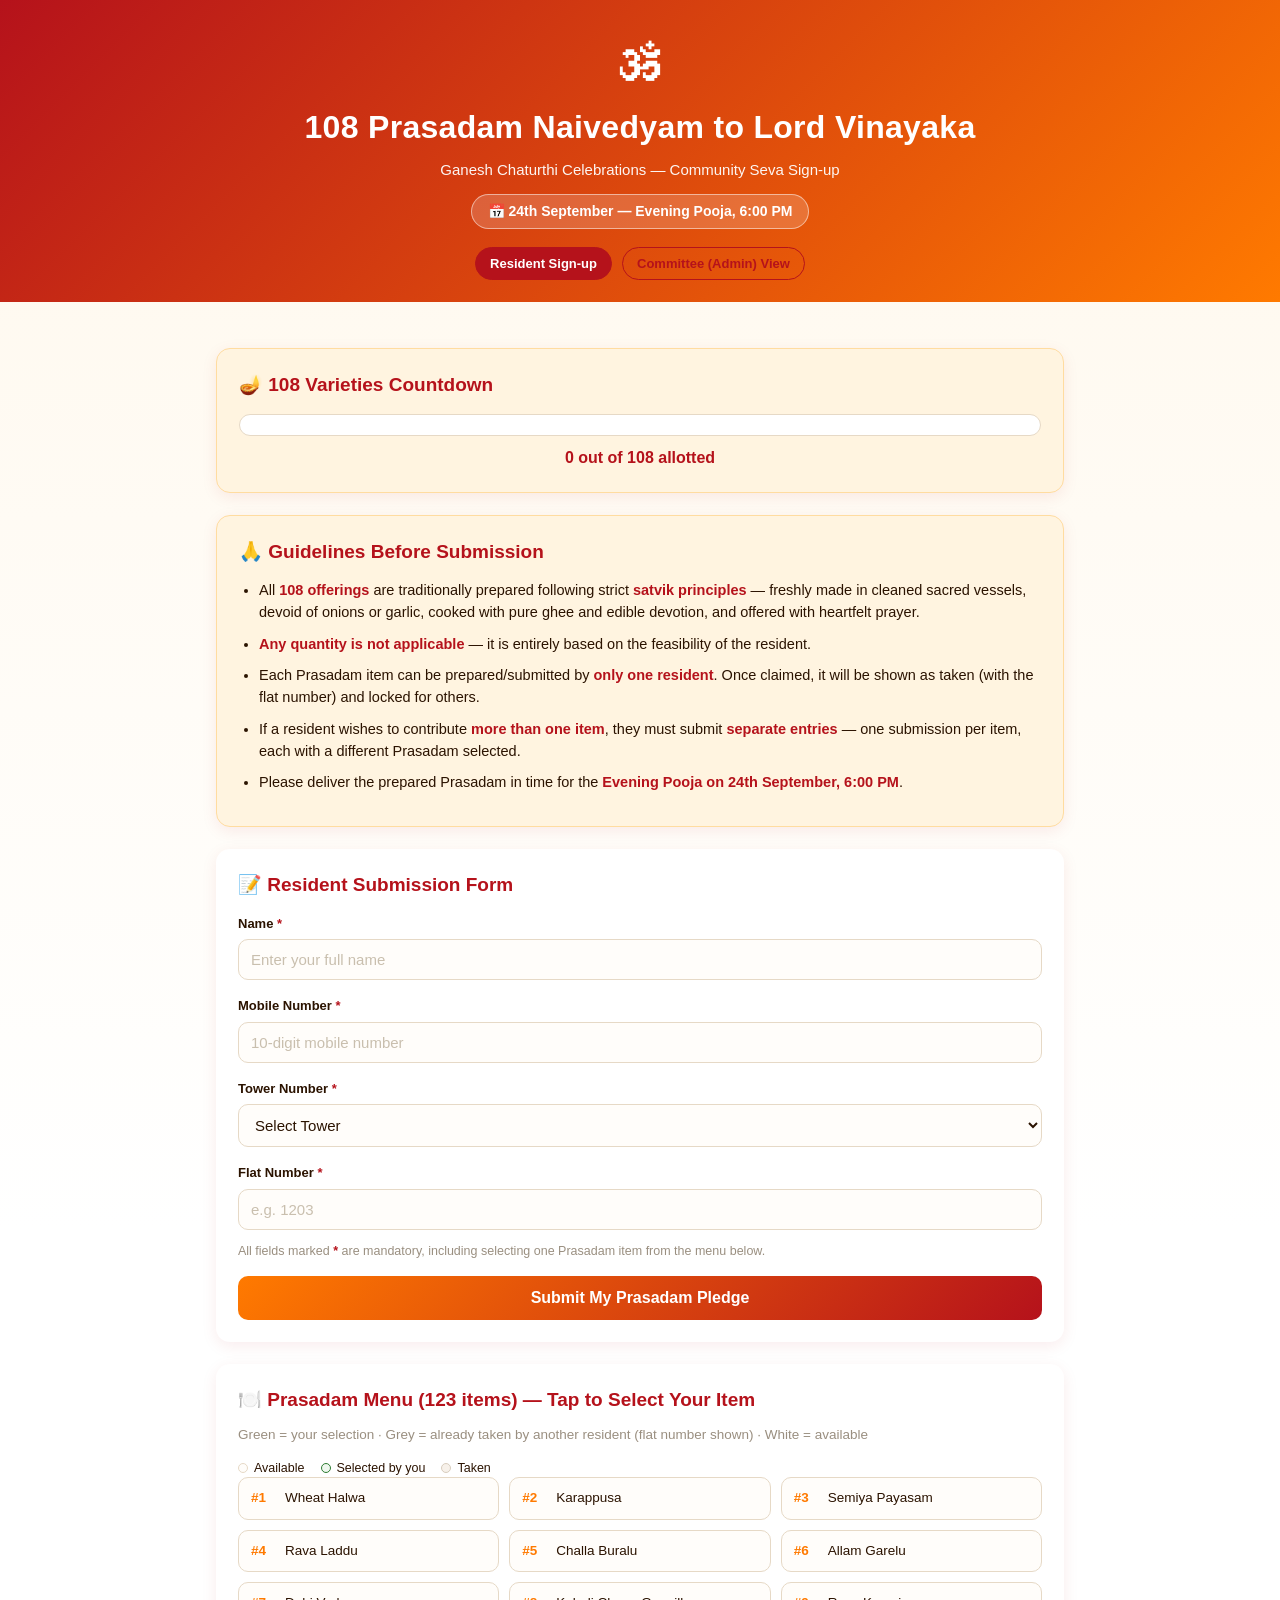
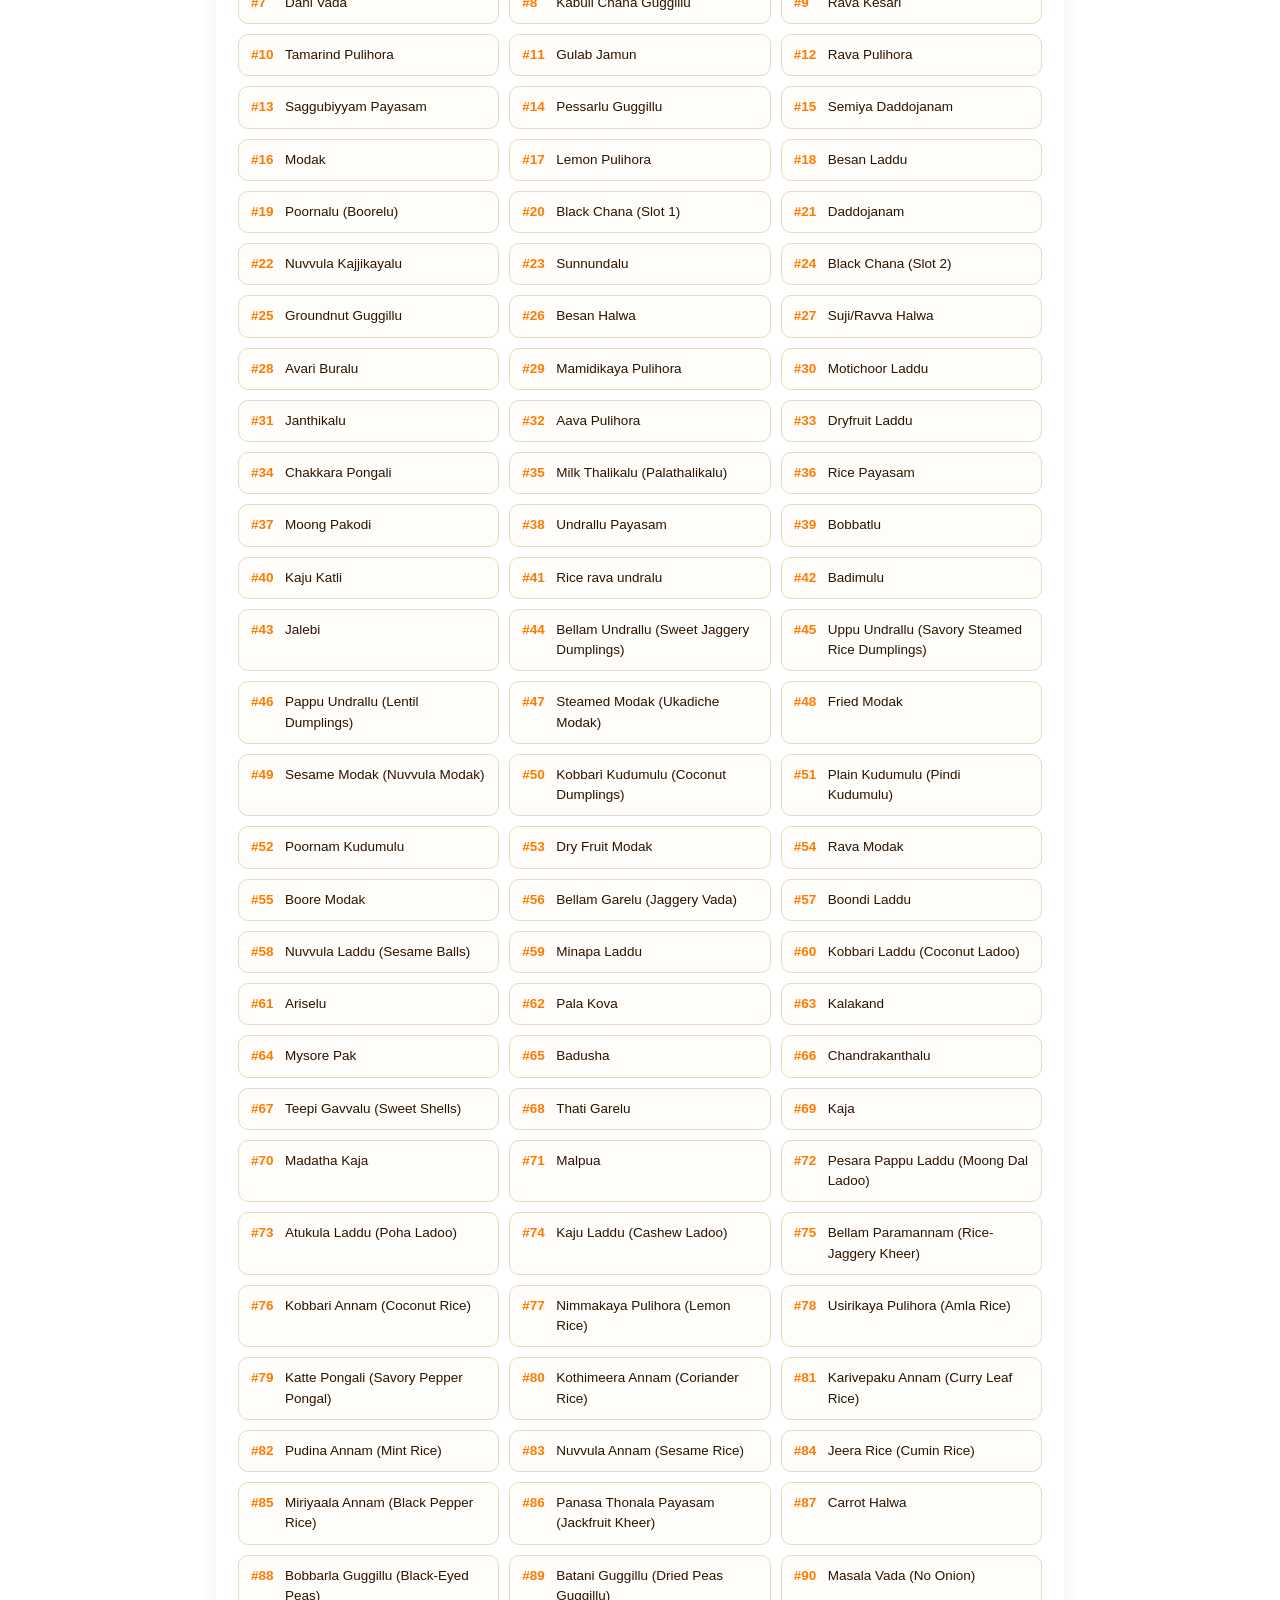
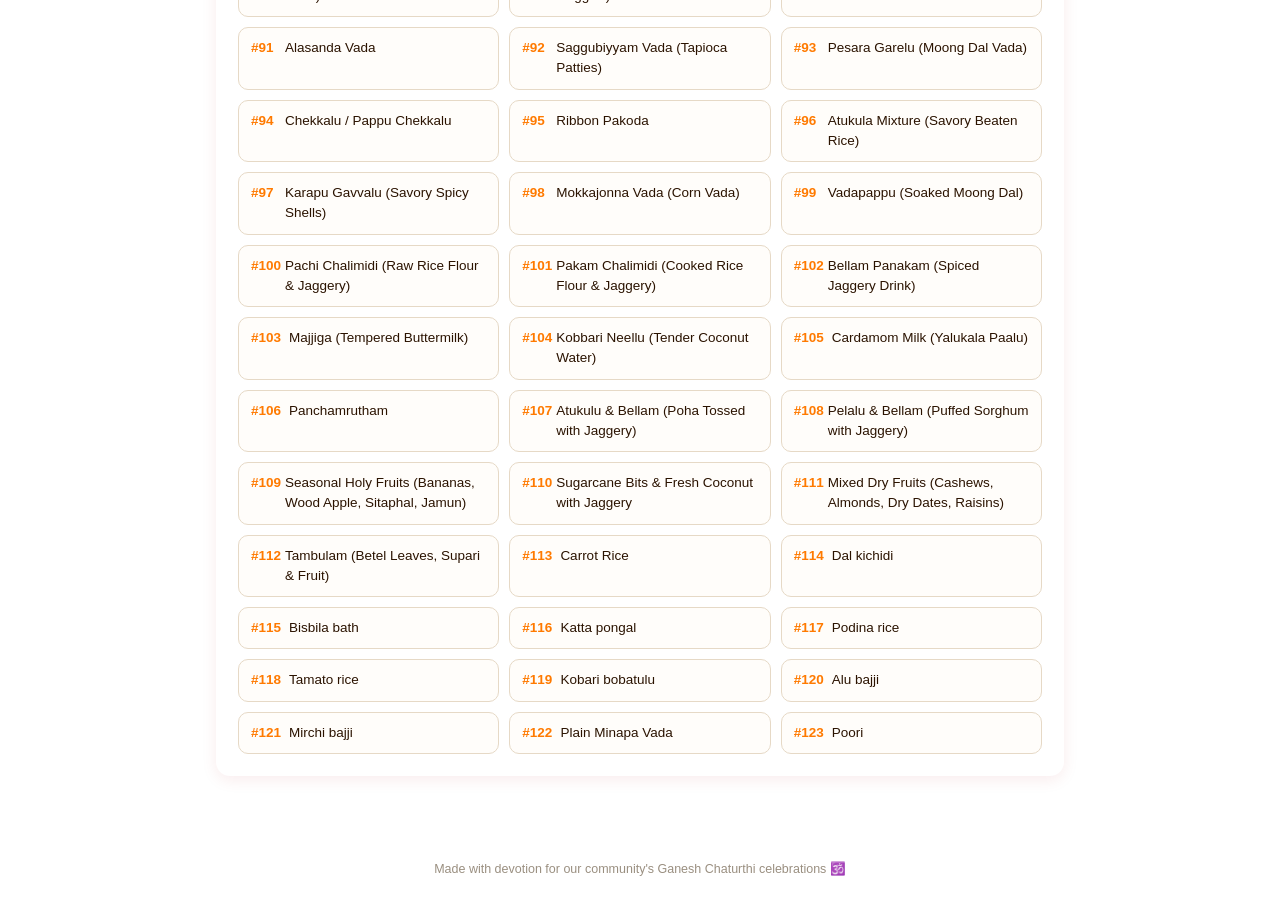
<file: index.html>
<!DOCTYPE html>
<html lang="en">
<head>
<meta charset="UTF-8" />
<meta name="viewport" content="width=device-width, initial-scale=1.0" />
<title>108 Prasadam Naivedyam to Lord Vinayaka</title>
<link rel="stylesheet" href="assets/style.css" />
</head>
<body>

<div class="top-banner">
  <h1>108 Prasadam Naivedyam to Lord Vinayaka</h1>
  <p>Ganesh Chaturthi Celebrations &mdash; Community Seva Sign-up</p>
  <div class="event-date">📅 24th September &mdash; Evening Pooja, 6:00 PM</div>
  <div class="nav-links">
    <a href="index.html" class="active">Resident Sign-up</a>
    <a href="admin.html">Committee (Admin) View</a>
  </div>
</div>

<div class="container">

  <div class="card countdown-card">
    <h2>🪔 108 Varieties Countdown</h2>
    <div class="countdown-bar-track">
      <div class="countdown-bar-fill" id="countdownBarFill"></div>
    </div>
    <div class="countdown-label" id="countdownCount">0 out of 108 allotted</div>
  </div>

  <div class="card guidelines">
    <h2>🙏 Guidelines Before Submission</h2>
    <ul>
      <li>All <span class="highlight">108 offerings</span> are traditionally prepared following strict <span class="highlight">satvik principles</span> — freshly made in cleaned sacred vessels, devoid of onions or garlic, cooked with pure ghee and edible devotion, and offered with heartfelt prayer.</li>
      <li><span class="highlight">Any quantity is not applicable</span> — it is entirely based on the feasibility of the resident.</li>
      <li>Each Prasadam item can be prepared/submitted by <span class="highlight">only one resident</span>. Once claimed, it will be shown as taken (with the flat number) and locked for others.</li>
      <li>If a resident wishes to contribute <span class="highlight">more than one item</span>, they must submit <span class="highlight">separate entries</span> — one submission per item, each with a different Prasadam selected.</li>
      <li>Please deliver the prepared Prasadam in time for the <span class="highlight">Evening Pooja on 24th September, 6:00 PM</span>.</li>
    </ul>
  </div>

  <div class="card">
    <h2>📝 Resident Submission Form</h2>
    <div id="selectedBanner" class="selected-item-banner"></div>
    <form id="submissionForm">
      <div class="field">
        <label for="name">Name <span class="required-star">*</span></label>
        <input type="text" id="name" name="name" placeholder="Enter your full name" required />
      </div>
      <div class="field">
        <label for="mobile">Mobile Number <span class="required-star">*</span></label>
        <input type="tel" id="mobile" name="mobile" placeholder="10-digit mobile number" maxlength="10" required />
      </div>
      <div class="field">
        <label for="tower">Tower Number <span class="required-star">*</span></label>
        <select id="tower" name="tower" required>
          <option value="" disabled selected>Select Tower</option>
          <option value="T1">T1</option>
          <option value="T2">T2</option>
          <option value="T3">T3</option>
          <option value="T4">T4</option>
          <option value="T5">T5</option>
        </select>
      </div>
      <div class="field">
        <label for="flat">Flat Number <span class="required-star">*</span></label>
        <input type="text" id="flat" name="flat" placeholder="e.g. 1203" required />
      </div>
      <p class="required-note">All fields marked <span class="required-star">*</span> are mandatory, including selecting one Prasadam item from the menu below.</p>
      <button type="submit" class="submit-btn" id="submitBtn">Submit My Prasadam Pledge</button>
      <div id="statusMsg" class="status-msg"></div>
    </form>
  </div>

  <div class="card">
    <h2 id="menuHeading">🍽️ Prasadam Menu &mdash; Tap to Select Your Item</h2>
    <p style="font-size:13.5px;color:var(--muted);margin-top:-4px;">
      Green = your selection · Grey = already taken by another resident (flat number shown) · White = available
    </p>
    <div class="legend">
      <span><span class="dot available"></span>Available</span>
      <span><span class="dot selected"></span>Selected by you</span>
      <span><span class="dot taken"></span>Taken</span>
    </div>
    <div id="menuContainer"></div>
  </div>

</div>

<footer>Made with devotion for our community's Ganesh Chaturthi celebrations 🕉️</footer>

<script src="assets/prasadam-data.js"></script>
<script src="assets/config.js"></script>
<script src="assets/app.js"></script>
</body>
</html>
</file>
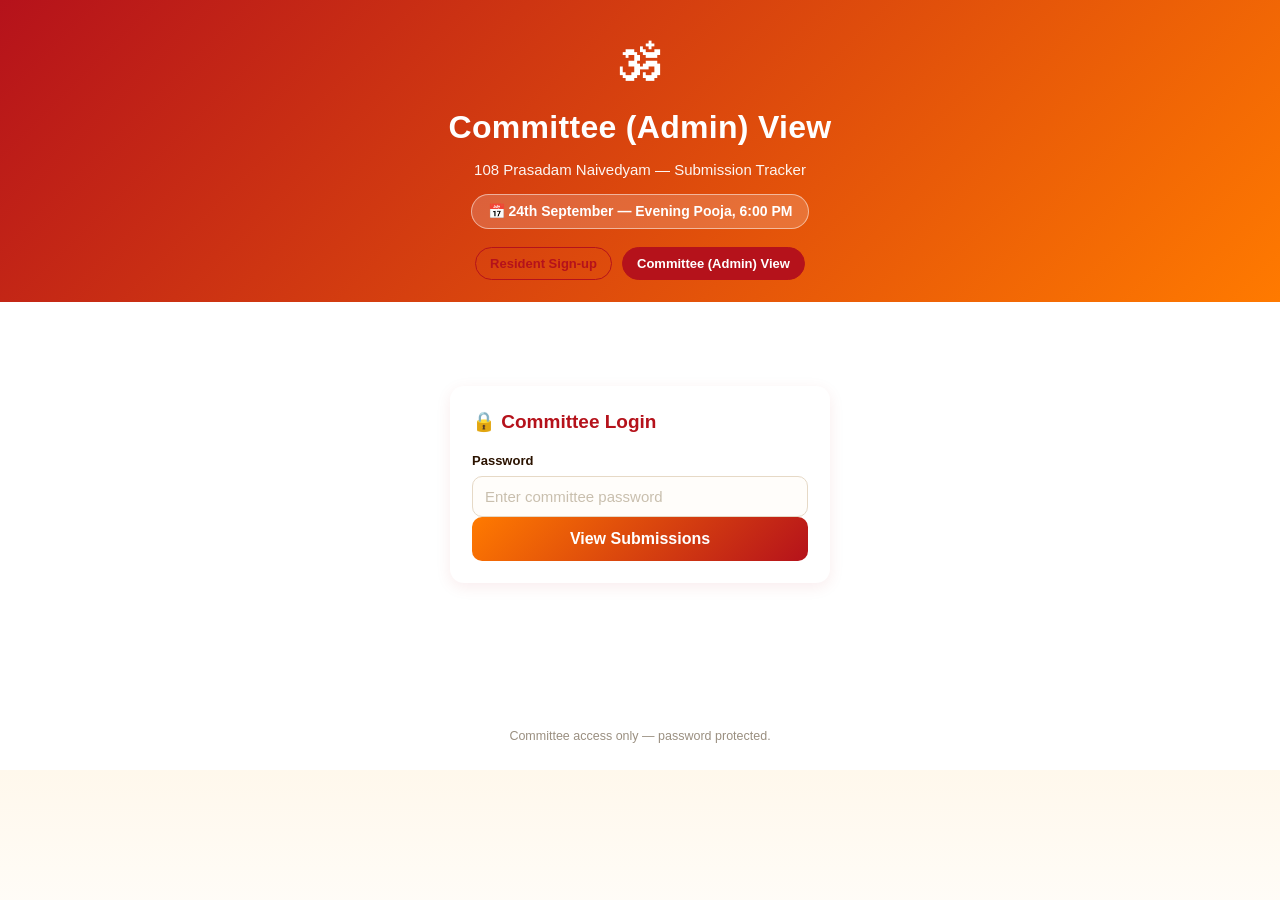
<file: admin.html>
<!DOCTYPE html>
<html lang="en">
<head>
<meta charset="UTF-8" />
<meta name="viewport" content="width=device-width, initial-scale=1.0" />
<title>Committee (Admin) View &mdash; 108 Prasadam Naivedyam</title>
<link rel="stylesheet" href="assets/style.css" />
</head>
<body>

<div class="top-banner">
  <h1>Committee (Admin) View</h1>
  <p>108 Prasadam Naivedyam &mdash; Submission Tracker</p>
  <div class="event-date">📅 24th September &mdash; Evening Pooja, 6:00 PM</div>
  <div class="nav-links">
    <a href="index.html">Resident Sign-up</a>
    <a href="admin.html" class="active">Committee (Admin) View</a>
  </div>
</div>

<div class="container">

  <div id="loginCard" class="card admin-login">
    <h2>🔒 Committee Login</h2>
    <div class="field">
      <label for="adminPassword">Password</label>
      <input type="text" id="adminPassword" placeholder="Enter committee password" />
    </div>
    <button class="submit-btn" id="loginBtn">View Submissions</button>
    <div id="loginStatus" class="status-msg"></div>
  </div>

  <div id="dashboard" class="card" style="display:none;">
    <h2>📊 Submission Dashboard</h2>
    <button class="refresh-btn" id="refreshBtn">↻ Refresh Data</button>
    <div class="stat-row">
      <div class="stat-box"><div class="num" id="statSubmitted">0</div><div class="label">Items Submitted</div></div>
      <div class="stat-box"><div class="num" id="statRemaining">108</div><div class="label">Items Remaining</div></div>
      <div class="stat-box"><div class="num" id="statResidents">0</div><div class="label">Residents Participated</div></div>
    </div>
    <input type="text" id="searchBox" class="search-box" placeholder="Search by name, mobile, tower, flat or item..." style="width:100%;padding:10px 12px;border:1.5px solid #e6d9c6;border-radius:10px;font-size:14px;" />
    <div class="admin-table-wrap">
      <table class="admin-table" id="adminTable">
        <thead>
          <tr>
            <th>#</th><th>Timestamp</th><th>Name</th><th>Mobile</th><th>Tower</th><th>Flat</th><th>Item #</th><th>Prasadam</th>
          </tr>
        </thead>
        <tbody id="adminTableBody"></tbody>
      </table>
    </div>
  </div>

</div>

<footer>Committee access only &mdash; password protected.</footer>

<script src="assets/config.js"></script>
<script src="assets/admin.js"></script>
</body>
</html>
</file>
<file: assets/style.css>
:root {
  --saffron: #ff7a00;
  --deep-red: #b5121b;
  --gold: #d4a017;
  --cream: #fff8ec;
  --ink: #2b1300;
  --muted: #9a8f80;
  --green: #2e7d32;
  --card: #ffffff;
  --radius: 14px;
  --shadow: 0 4px 16px rgba(181, 18, 27, 0.08);
}

* { box-sizing: border-box; }

body {
  margin: 0;
  font-family: "Segoe UI", "Helvetica Neue", Arial, sans-serif;
  background: linear-gradient(180deg, var(--cream) 0%, #fff 30%);
  color: var(--ink);
  line-height: 1.5;
}

.top-banner {
  background: linear-gradient(135deg, var(--deep-red), var(--saffron));
  color: #fff;
  text-align: center;
  padding: 28px 16px 22px;
  position: relative;
  overflow: hidden;
}
.top-banner::before {
  content: "🕉";
  font-size: 46px;
  display: block;
  margin-bottom: 6px;
}
.top-banner h1 {
  margin: 0;
  font-size: clamp(20px, 4vw, 32px);
  font-weight: 700;
  letter-spacing: 0.3px;
}
.top-banner p {
  margin: 8px 0 0;
  font-size: 15px;
  opacity: 0.95;
}
.top-banner .event-date {
  display: inline-block;
  margin-top: 12px;
  background: rgba(255,255,255,0.18);
  border: 1px solid rgba(255,255,255,0.5);
  padding: 6px 16px;
  border-radius: 999px;
  font-size: 14px;
  font-weight: 600;
}

.container {
  max-width: 880px;
  margin: 0 auto;
  padding: 24px 16px 60px;
}

.nav-links {
  display: flex;
  justify-content: center;
  gap: 10px;
  margin: 18px 0 0;
}
.nav-links a {
  text-decoration: none;
  color: var(--deep-red);
  font-weight: 600;
  font-size: 13px;
  border: 1px solid var(--deep-red);
  padding: 6px 14px;
  border-radius: 999px;
  transition: 0.2s;
}
.nav-links a:hover, .nav-links a.active {
  background: var(--deep-red);
  color: #fff;
}

.card {
  background: var(--card);
  border-radius: var(--radius);
  box-shadow: var(--shadow);
  padding: 22px;
  margin-top: 22px;
}

.card h2 {
  margin: 0 0 14px;
  font-size: 19px;
  color: var(--deep-red);
  display: flex;
  align-items: center;
  gap: 8px;
}

.guidelines {
  background: #fff4e0;
  border: 1px solid #ffdca0;
}
.guidelines ul {
  margin: 0;
  padding-left: 20px;
}
.guidelines li {
  margin-bottom: 10px;
  font-size: 14.5px;
}
.guidelines .highlight {
  color: var(--deep-red);
  font-weight: 700;
}

form .field {
  margin-bottom: 16px;
}
label {
  display: block;
  font-size: 13px;
  font-weight: 700;
  color: var(--ink);
  margin-bottom: 6px;
}
.required-star {
  color: var(--deep-red);
  font-weight: 800;
}
.required-note {
  font-size: 12.5px;
  color: var(--muted);
  margin: -4px 0 16px;
}
input[type="text"], input[type="tel"], select {
  width: 100%;
  padding: 11px 12px;
  border: 1.5px solid #e6d9c6;
  border-radius: 10px;
  font-size: 15px;
  color: var(--ink);
  background: #fffdfa;
  transition: border-color 0.15s;
}
input[type="text"]::placeholder, input[type="tel"]::placeholder {
  color: #c9bfae;
  font-weight: 400;
}
input:focus, select:focus {
  outline: none;
  border-color: var(--saffron);
}

.selected-item-banner {
  background: #eef7ee;
  border: 1.5px dashed var(--green);
  border-radius: 10px;
  padding: 10px 14px;
  font-size: 14px;
  color: var(--green);
  font-weight: 600;
  margin-bottom: 16px;
  display: none;
}
.selected-item-banner.show { display: block; }

.submit-btn {
  width: 100%;
  padding: 13px;
  background: linear-gradient(135deg, var(--saffron), var(--deep-red));
  color: #fff;
  border: none;
  border-radius: 10px;
  font-size: 16px;
  font-weight: 700;
  cursor: pointer;
  transition: transform 0.1s, opacity 0.2s;
}
.submit-btn:hover { opacity: 0.92; }
.submit-btn:active { transform: scale(0.99); }
.submit-btn:disabled { opacity: 0.5; cursor: not-allowed; }

.status-msg {
  margin-top: 12px;
  padding: 10px 14px;
  border-radius: 10px;
  font-size: 14px;
  font-weight: 600;
  display: none;
}
.status-msg.error { display: block; background: #fdecec; color: var(--deep-red); border: 1px solid #f5b8ba; }
.status-msg.success { display: block; background: #eaf7ea; color: var(--green); border: 1px solid #b9e3b9; }

.menu-category {
  margin-top: 18px;
}
.menu-category h3 {
  font-size: 14.5px;
  color: var(--gold);
  border-bottom: 2px solid #f3e3c4;
  padding-bottom: 6px;
  margin: 0 0 10px;
}
.menu-grid {
  display: grid;
  grid-template-columns: repeat(auto-fill, minmax(220px, 1fr));
  gap: 10px;
}

.countdown-card {
  background: #fff4e0;
  border: 1px solid #ffdca0;
  text-align: center;
}
.countdown-bar-track {
  width: 100%;
  height: 22px;
  background: #fff;
  border: 1.5px solid #e6d9c6;
  border-radius: 999px;
  overflow: hidden;
  margin-top: 4px;
}
.countdown-bar-fill {
  height: 100%;
  width: 0%;
  background: linear-gradient(135deg, var(--saffron), var(--deep-red));
  border-radius: 999px;
  transition: width 0.4s ease;
}
.countdown-label {
  margin-top: 10px;
  font-size: 16px;
  font-weight: 800;
  color: var(--deep-red);
}
.menu-item {
  border: 1.5px solid #e6d9c6;
  border-radius: 10px;
  padding: 10px 12px;
  font-size: 13.5px;
  display: flex;
  align-items: flex-start;
  gap: 8px;
  cursor: pointer;
  background: #fffdfa;
  transition: 0.15s;
}
.menu-item .num {
  font-weight: 700;
  color: var(--saffron);
  min-width: 26px;
}
.menu-item:hover {
  border-color: var(--saffron);
  background: #fff6ea;
}
.menu-item.selected {
  border-color: var(--green);
  background: #eef7ee;
}
.menu-item.selected .num { color: var(--green); }
.menu-item.taken {
  background: #f7f1ea;
  color: var(--muted);
  cursor: not-allowed;
}
.menu-item.taken .num { color: var(--muted); }
.menu-item .taken-flat {
  font-size: 11.5px;
  color: var(--deep-red);
  font-weight: 700;
  margin-left: auto;
  white-space: nowrap;
}

.legend {
  display: flex;
  gap: 16px;
  font-size: 12.5px;
  margin-top: 12px;
  flex-wrap: wrap;
}
.legend span {
  display: inline-flex;
  align-items: center;
  gap: 6px;
}
.legend .dot {
  width: 10px; height: 10px; border-radius: 50%;
}
.dot.available { background: #fffdfa; border: 1.5px solid #e6d9c6; }
.dot.taken { background: #f7f1ea; border: 1.5px solid #d8cdbe; }
.dot.selected { background: #eef7ee; border: 1.5px solid var(--green); }

footer {
  text-align: center;
  padding: 24px;
  font-size: 12.5px;
  color: var(--muted);
}

/* Admin page */
.admin-login {
  max-width: 380px;
  margin: 60px auto;
}
.admin-table-wrap {
  overflow-x: auto;
}
table.admin-table {
  width: 100%;
  border-collapse: collapse;
  font-size: 13.5px;
}
table.admin-table th, table.admin-table td {
  border: 1px solid #eee2cf;
  padding: 8px 10px;
  text-align: left;
}
table.admin-table th {
  background: #fff4e0;
  color: var(--deep-red);
}
table.admin-table tr:nth-child(even) { background: #fffaf1; }

.stat-row {
  display: flex;
  gap: 12px;
  flex-wrap: wrap;
  margin-bottom: 16px;
}
.stat-box {
  flex: 1;
  min-width: 130px;
  background: #fff4e0;
  border-radius: 10px;
  padding: 12px 16px;
  text-align: center;
}
.stat-box .num { font-size: 24px; font-weight: 800; color: var(--deep-red); }
.stat-box .label { font-size: 12px; color: var(--muted); }

.search-box {
  margin-bottom: 12px;
}

.refresh-btn {
  background: #fff;
  border: 1.5px solid var(--deep-red);
  color: var(--deep-red);
  padding: 8px 16px;
  border-radius: 8px;
  font-weight: 700;
  font-size: 13px;
  cursor: pointer;
  margin-bottom: 12px;
}
.refresh-btn:hover { background: #fff4e0; }
</file>
